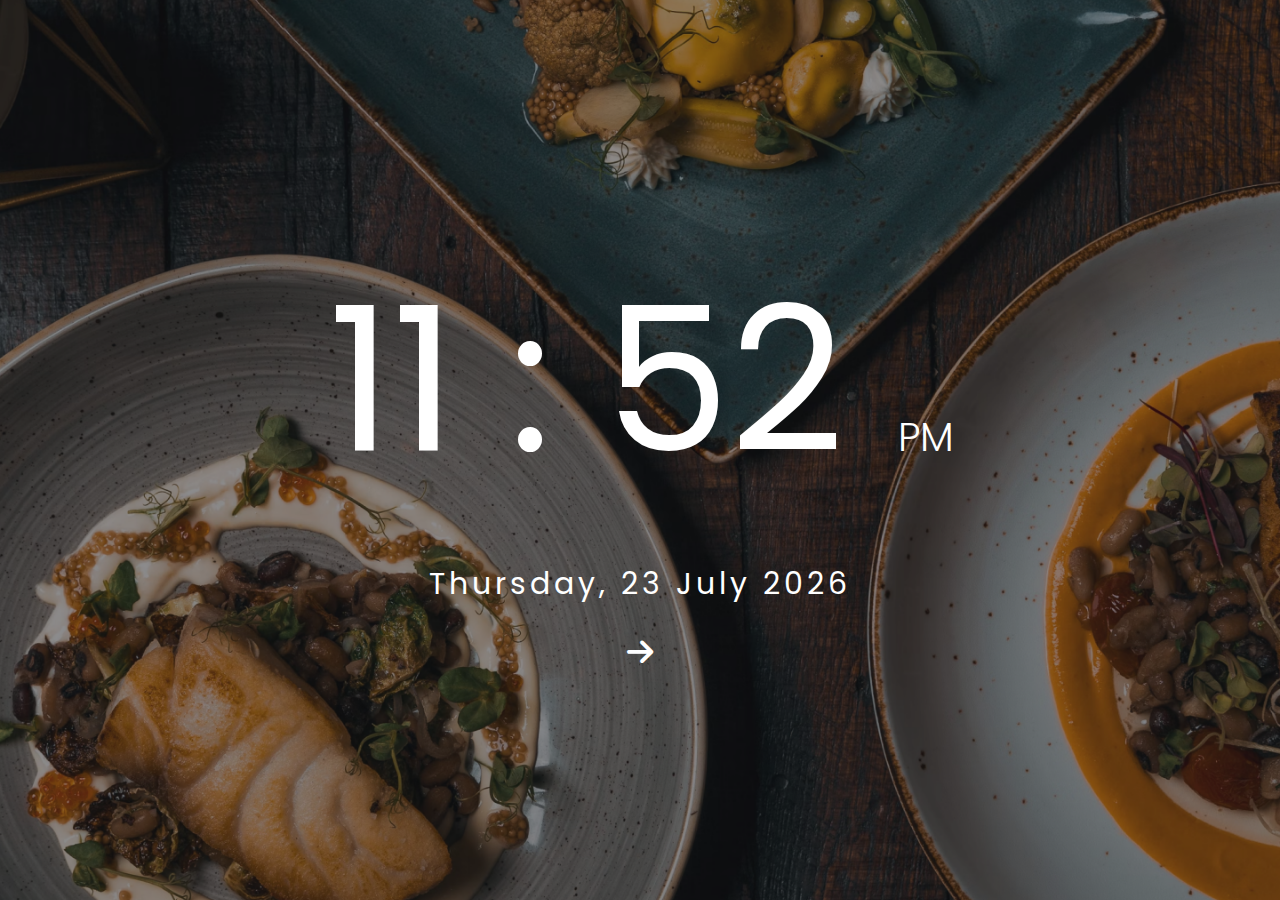
<file: index.html>
<!DOCTYPE html>
<html lang="en">
  <head>
    <meta charset="UTF-8" />
    <meta name="viewport" content="width=device-width, initial-scale=1.0" />
    <title>Cafe</title>
    <link rel="stylesheet" href="https://cdnjs.cloudflare.com/ajax/libs/font-awesome/6.7.2/css/all.min.css" integrity="sha512-Evv84Mr4kqVGRNSgIGL/F/aIDqQb7xQ2vcrdIwxfjThSH8CSR7PBEakCr51Ck+w+/U6swU2Im1vVX0SVk9ABhg==" crossorigin="anonymous" referrerpolicy="no-referrer" />
    <!-- birinchi sahifa tezroq yuklanishi uchun internal usulda css yozilgan faqat bosh sahifa uchun -->
    <style>
      .unplush {
        background-image: url(./imgs/Background.png);
        background-repeat: no-repeat;
        background-size: cover;
        width: 100%;
        background-position: center center;
        height: 100vh;
        color: white;
        display: flex;
        flex-direction: column;
        align-items: center;
        justify-content: center;
        gap: 30px;
      }
      .unplush_time {
        font-size: 200px;
        font-weight: 400;
      }
      .pm {
        font-size: 40px !important ;
        text-transform: uppercase;
        font-weight: 300 !important;
      }
      .unplush_year {
        font-size: 30px;
        letter-spacing: 4px;
      }
    </style>
    <script defer src="./main.js"></script>
    <link rel="stylesheet" href="./main.css" />
  </head>
  <body>
    <section class="unplush">
      <div class="unplush_time">
        <span class="unplush_time" id="clock">09</span>
        <span class="unplush_time">:</span>
        <span class="unplush_time" id="minute">.</span>
        <span class="pm" id="pm_am">.</span>
      </div>
      <div class="unplush_year">
        <span id="week">.</span>
        <span id="monts">.</span>
        <span id="year">.</span>
      </div>

      <a href="./Login.html">
        <i class="fa-solid fa-arrow-right" style="color: #ffffff; font-size: 30px;"></i>
      </a>
    </section>
  </body>
</html>
</file>
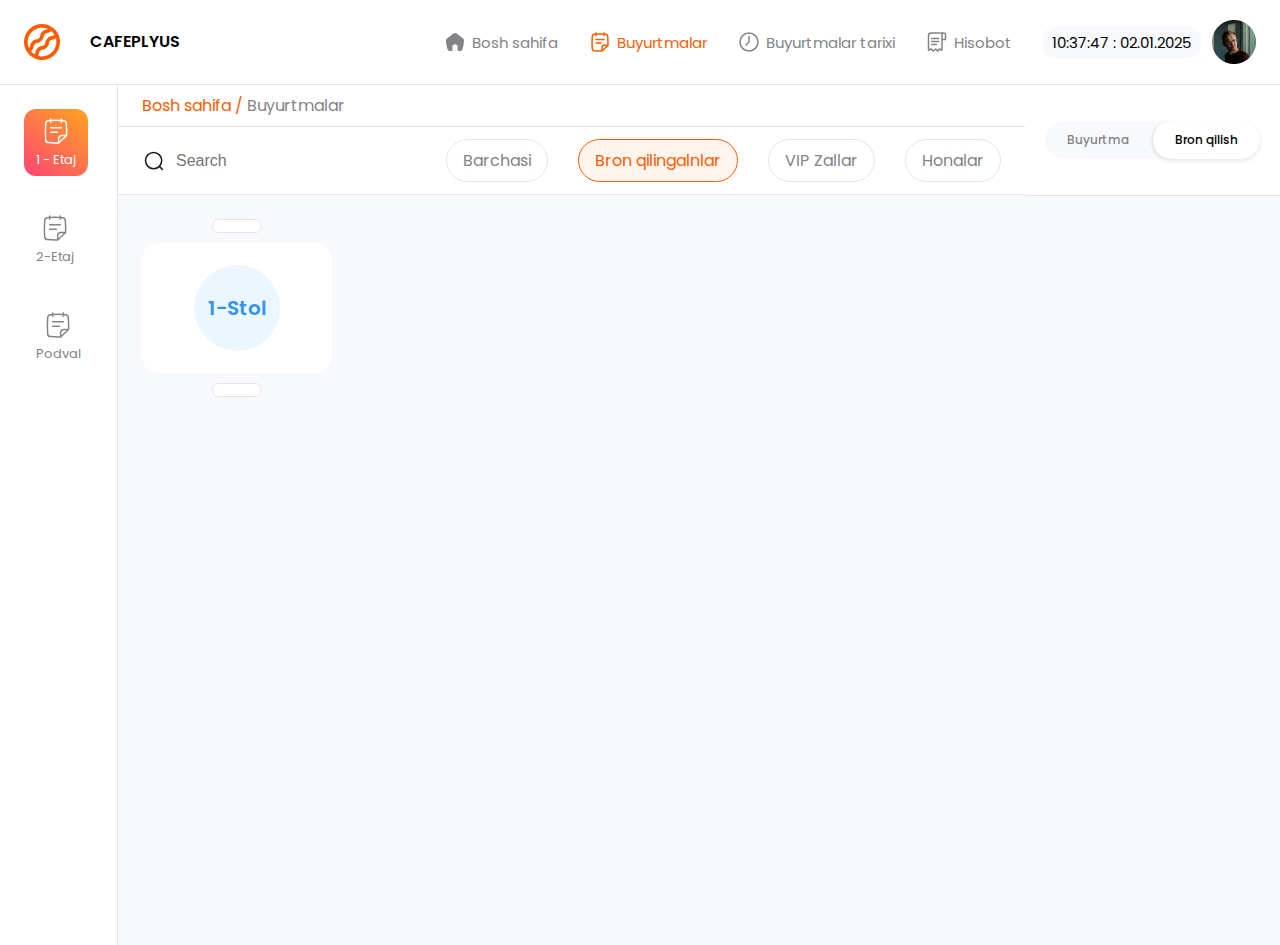
<file: booking.html>
<!DOCTYPE html>
<html lang="en">
  <head>
    <meta charset="UTF-8" />
    <meta name="viewport" content="width=device-width, initial-scale=1.0" />
    <title>Yangi buyurtma</title>
    <link rel="stylesheet" href="./main.css" />
    <script defer src="./main.js"></script>
  </head>
  <body style="height: 100vh; overflow: hidden">
    <header>
      <nav class="navbar">
        <div class="container">
          <div class="navbar_wrapper">
            <div class="navbar_logo">
              <img src="./icons/Vector.svg" alt="logo" class="navbar_logo-icon" />
              <span>cafeplyus</span>
            </div>
            <ul class="navbar_links">
              <li class="navbar_links-item">
                <a href="./newProduct.html">
                  <img src="./icons/home-gray.svg" alt="home img" />
                  Bosh sahifa
                </a>
              </li>
              <li class="navbar_links-item">
                <a href="./orders.html" class="active">
                  <img src="./icons/note.svg" alt="home img" />
                  Buyurtmalar
                </a>
              </li>
              <li class="navbar_links-item">
                <a href="#">
                  <img src="./icons/clock.svg" alt="home img" />
                  Buyurtmalar tarixi
                </a>
              </li>
              <li class="navbar_links-item">
                <a href="#">
                  <img src="./icons/receipt.svg" alt="home img" />
                  Hisobot
                </a>
              </li>
              <li class="navbar_profile">
                <p>10:37:47 : 02.01.2025</p>
                <img src="./imgs/Profile.png" alt="profile" />
              </li>
            </ul>
          </div>
        </div>
      </nav>
    </header>
    <main class="main">
      <section class="sidebar_left">
        <div class="sidebar_left-item sidebar-active">
          <img src="./icons/breakfastwhite.svg" alt="breakfast" />
          <span>1 - Etaj</span>
        </div>
        <div class="sidebar_left-item">
          <img src="./icons/breakfast.svg" alt="breakfast" />
          <span>2-Etaj</span>
        </div>
        <div class="sidebar_left-item">
          <img src="./icons/breakfast.svg" alt="breakfast" />
          <span>Podval</span>
        </div>
      </section>

      <section class="main_outlet booking">
        <div class="main_outlet_top">
          <p class="main_outlet_top-text">
            <span class="span">Bosh sahifa /</span>
            <span>Buyurtmalar</span>
          </p>
        </div>
        <div class="main_outlet_center">
          <div class="main_outlet-search">
            <img src="./icons/search.svg" alt="search" />
            <input type="text" placeholder="Search" />
          </div>
          <div class="main_outlet-btn">
            <a href="#">Barchasi</a>
            <a href="#" class="main_outlet_btn-active">Bron qilingalnlar</a>
            <a href="#">VIP Zallar</a>
            <a href="#">Honalar</a>
          </div>
        </div>
        <div class="main_outlet_bottom">
          <div class="main__outlet_wrapper">
            <div class="main__outlet_wrapper__card" id="add_new_reservition">
              <div class="main__outlet_wrapper__card-header"></div>
              <div class="main__outlet_wrapper__card-body">
                <p>1-stol</p>
              </div>
              <div class="main__outlet_wrapper__card-header"></div>
            </div>
          </div>
        </div>

        <!-- booking reservation modal -->
      </section>

      <section class="booking-rigth-sidebar">
        <div class="dropdown bookin-dropdown">
          <div class="toggle-container">
            <a href="./order2.html" class="toggle-btn">Buyurtma</a>
            <a href="./booking.html" class="toggle-btn active_dropdown">Bron qilish</a>
          </div>
        </div>
      </section>
    </main>

    <div class="reservation-panel" id="reservation-panel" >

      <div class="reservation-panel_wrapper-modal"  id="reservation-panel_wrapper-modal">
        <div class="reservation-panel_wrapper" id="reservation-panel_wrapper">
          <div class="reservation-header">
            <span>Select date:</span>
            <input type="date" />
          </div>

          <ul class="reservation-body-list">
            <li class="reservation-body-list-item-th">
              <span>Customer name</span>
              <span>time</span>
              <span>table</span>
              <span>order</span>
            </li>
            <li class="reservation-body-list-item">
              <span> Matilda R</span>
              <span>8:00Am</span>
              <span>t-11</span>
              <div class="reservation-body-list-item-user">
                <img src="./icons/user.svg" alt="user" />
                <span>11</span>
              </div>
            </li>
          </ul>
          <button class="add-reservation-btn" onclick="continueReservationPanel()">Add new reservation</button>
        </div>
      </div>

      <!-- new reservation -->
      <div class="new_reservation" id="new_reservation">
        <div class="new_reservation_header">
          <p>New reservation</p>
          <span onclick="closeReservationPanel()">x</span>
        </div>

        <form class="new_reservation_form">
          <label class="new_reservation_form-fullname">
            <span>Full name</span>
            <input type="text" placeholder="Enter name" />
          </label>

          <div class="new_reservation_form_wrapper">
            <label class="new_reservation_form_email">
              <span>Email</span>
              <input type="email" placeholder="Enter email address" />
            </label>

            <label class="new_reservation_form_email">
              <span>Phone number</span>
              <input type="text" placeholder="Enter phone number" />
            </label>
          </div>
        </form>

        <div class="new_reservation_table">
          <p>Time slot available</p>
          <table border="1" >
            <tbody>
              <tr>
                <td>
                  <p>09:00</p>
                  <span>AM</span>
                </td>
                <td>
                  <p>09:00</p>
                  <span>AM</span>
                </td>
                <td>
                  <p>09:00</p>
                  <span>AM</span>
                </td>
                <td>
                  <p>09:00</p>
                  <span>AM</span>
                </td>
                <td>
                  <p>09:00</p>
                  <span>AM</span>
                </td>
              </tr>
              <tr>
                <td>
                  <p>09:00</p>
                  <span>AM</span>
                </td>
                <td>
                  <p>09:00</p>
                  <span>AM</span>
                </td>
                <td>
                  <p>09:00</p>
                  <span>AM</span>
                </td>
                <td>
                  <p>09:00</p>
                  <span>AM</span>
                </td>
                <td>
                  <p>09:00</p>
                  <span>AM</span>
                </td>
              </tr>
              <tr>
                <td>
                  <p>09:00</p>
                  <span>AM</span>
                </td>
                <td>
                  <p>09:00</p>
                  <span>AM</span>
                </td>
                <td>
                  <p>09:00</p>
                  <span>AM</span>
                </td>
                <td>
                  <p>09:00</p>
                  <span>AM</span>
                </td>
                <td>
                  <p>09:00</p>
                  <span>AM</span>
                </td>
              </tr>
            </tbody>
          </table>
        </div>

        <div class="new_reservation-btn">
          <button onclick="closeReservationPanel()" class="order_print_out new_reservation-btn_cancel">Cancel</button>
          <a href="./newProduct.html" class="order_close new_reservation-btn_cancel">Continue</a>
        </div>
      </div>

    </div> 
  </body>
</html>
</file>
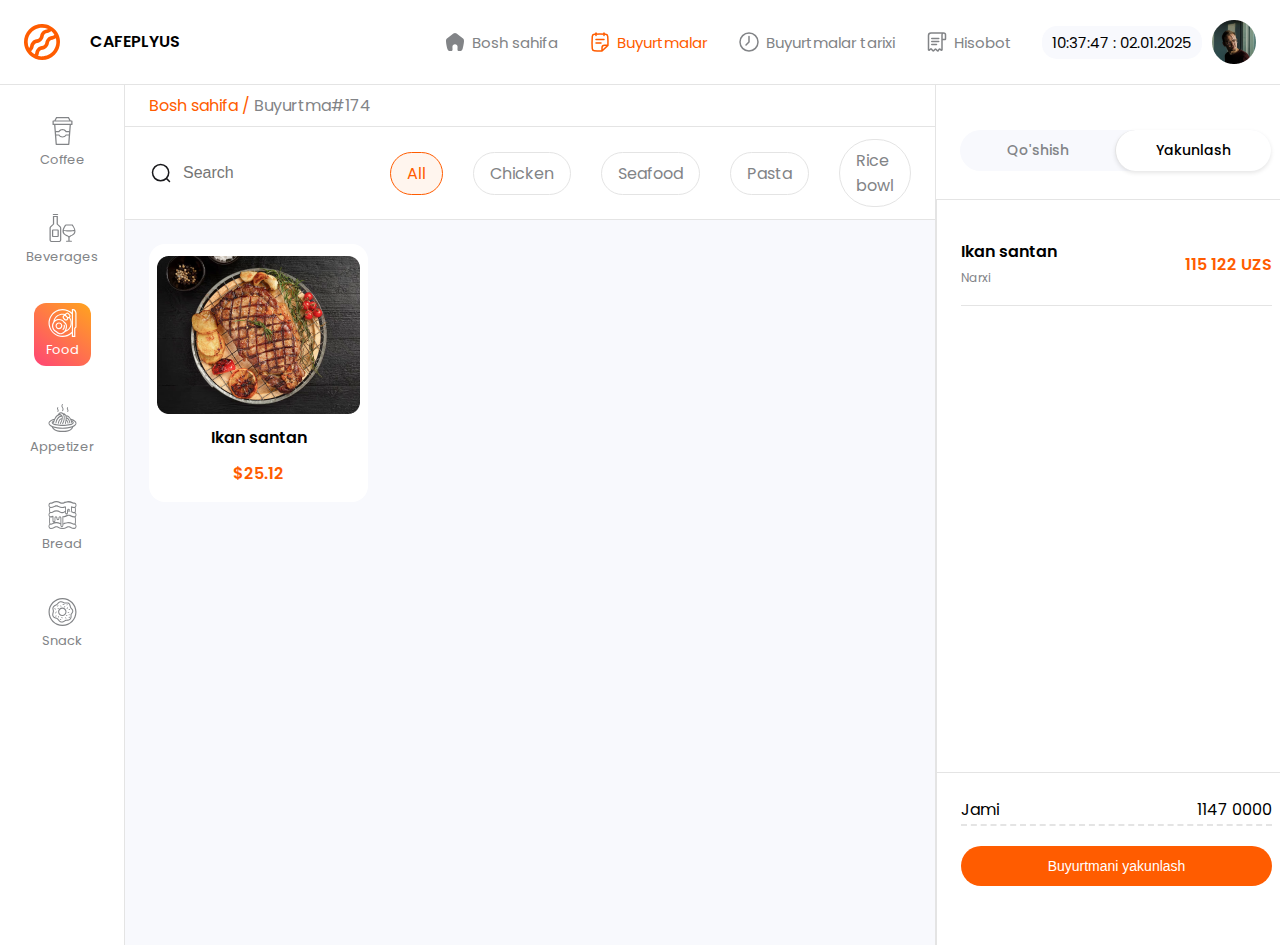
<file: endorder.html>
<!DOCTYPE html>
<html lang="en">
  <head>
    <meta charset="UTF-8" />
    <meta name="viewport" content="width=device-width, initial-scale=1.0" />
    <title>Buyurtmalar</title>
    <link rel="stylesheet" href="./main.css" />
    <script defer src="./main.js"></script>
  </head>
  <body style="height: 100vh; overflow: hidden">
    <header>
      <nav class="navbar">
        <div class="container">
          <div class="navbar_wrapper">
            <div class="navbar_logo">
              <img src="./icons/Vector.svg" alt="logo" class="navbar_logo-icon" />
              <span>cafeplyus</span>
            </div>
            <ul class="navbar_links">
              <li class="navbar_links-item">
                <a href="./newProduct.html">
                  <img src="./icons/home-gray.svg" alt="home img" />
                  Bosh sahifa
                </a>
              </li>
              <li class="navbar_links-item">
                <a href="./orders.html" class="active">
                  <img src="./icons/note.svg" alt="home img" />
                  Buyurtmalar
                </a>
              </li>
              <li class="navbar_links-item">
                <a href="#">
                  <img src="./icons/clock.svg" alt="home img" />
                  Buyurtmalar tarixi
                </a>
              </li>
              <li class="navbar_links-item">
                <a href="#">
                  <img src="./icons/receipt.svg" alt="home img" />
                  Hisobot
                </a>
              </li>
              <li class="navbar_profile">
                <p>10:37:47 : 02.01.2025</p>
                <img src="./imgs/Profile.png" alt="profile" />
              </li>
            </ul>
          </div>
        </div>
      </nav>
    </header>
    <main class="main">
      <section class="sidebar_left" style="align-items: center">
        <div class="sidebar_left-item">
          <img src="./icons/offers.svg" alt="coffee" />
          <span>Coffee</span>
        </div>
        <div class="sidebar_left-item">
          <img src="./icons/beverages.svg" alt="beverages" />
          <span>Beverages</span>
        </div>
        <div class="sidebar_left-item sidebar-active">
          <img src="./icons/Icon.svg" alt="Food" />
          <span>Food</span>
        </div>
        <div class="sidebar_left-item">
          <img src="./icons/pasta.svg" alt="appetizer" />
          <span>Appetizer</span>
        </div>
        <div class="sidebar_left-item">
          <img src="./icons/lasagna.svg" alt="bread" />
          <span>Bread</span>
        </div>
        <div class="sidebar_left-item">
          <img src="./icons/misc.svg" alt="snack" />
          <span>Snack</span>
        </div>
      </section>

      <section class="main_outlet">
        <div class="main_outlet_top">
          <p class="main_outlet_top-text">
            <span class="span">Bosh sahifa /</span>
            <span>Buyurtma#174</span>
          </p>
        </div>

        <div class="main_outlet_center">
          <div class="main_outlet-search">
            <img src="./icons/search.svg" alt="search" />
            <input type="text" placeholder="Search" />
          </div>
          <div class="main_outlet-btn">
            <a href="#" class="main_outlet_btn-active">All</a>
            <a href="#">Chicken</a>
            <a href="#">Seafood</a>
            <a href="#">Pasta</a>
            <a href="#">Rice bowl</a>
          </div>
        </div>

        <div class="main_outlet_bottom order_main">
          <div class="main__outlet_wrapper order">
            <div class="order_card">
              <img class="order_card_img" src="./imgs/Image.png" alt="order img" />
              <h4 class="order_card_title">Ikan santan</h4>
              <p class="order_card_price">$25.12</p>
            </div>
          </div>
        </div>
      </section>

      <section class="sidebar_right">
        <div class="dropdown">
          <div class="toggle-container">
            <a href="./orders.html" class="toggle-btn">Qo'shish</a>
            <a href="./endorder.html" class="toggle-btn active_dropdown">Yakunlash</a>
          </div>
        </div>

        <div class="order_sidebar">
          <div class="order_sidebar_wrapper">
            <div class="order_sidebar_card">
              <div class="order_sidebar_card_header">
                <h4 class="order_sidebar__card_title">Ikan santan</h4>
                <span class="order_sidebar__card_span">Narxi</span>
              </div>
              <p class="order_sidebar__card_price">115 122 UZS</p>
            </div>
          </div>

          <div class="order_sidebar_bottom">
            <div class="order_sidebar_bottom_price">
              <span>Jami</span>
              <span>1147 0000</span>
            </div>
            <button id="buyurtmani_yakunlash" class="order_btn">Buyurtmani yakunlash</button>
          </div>
        </div>
      </section>
    </main>

    <div class="endorder_modal" id="endorder_modal" >
      <div class="endorder_modal_wraper">
        <div class="endorder_modal-close" id="endorder_modal-close">
          <div class="order_modal-header">
            <p>Buyurtmani yakunlash</p>
            <span  onclick="endOrderdCloseModal()">x</span>
          </div>
          <p>Siz rostdan ham ushbu buyurtmani yakunlamoqchimisiz?</p>
          <div class="order_modal-footer">
            <button class="order_print_out" onclick="endorder_modal_orderOpen()">Xa</button>
            <button class="order_close"  onclick="endOrderdCloseModal()">Yoq</button>
          </div>
        </div>

        <div class="endorder_modal-order" id="endorder_modal-order">
          <div class="order_modal-header">
            <p>Buyurtmani chop etish</p>
            <span   onclick="endOrderdCloseModal()" >x</span>
          </div>
          <p>bu yerda chek boladi....</p>
          <div class="order_modal-footer">
            <a href="./newProduct.html" class="order_print_out">Chop etish</a>
            <button class="order_close"  onclick="endOrderdCloseModal()">Yopish</button>
          </div>
        </div>
      </div>
    </div>
  </body>
</html>
</file>
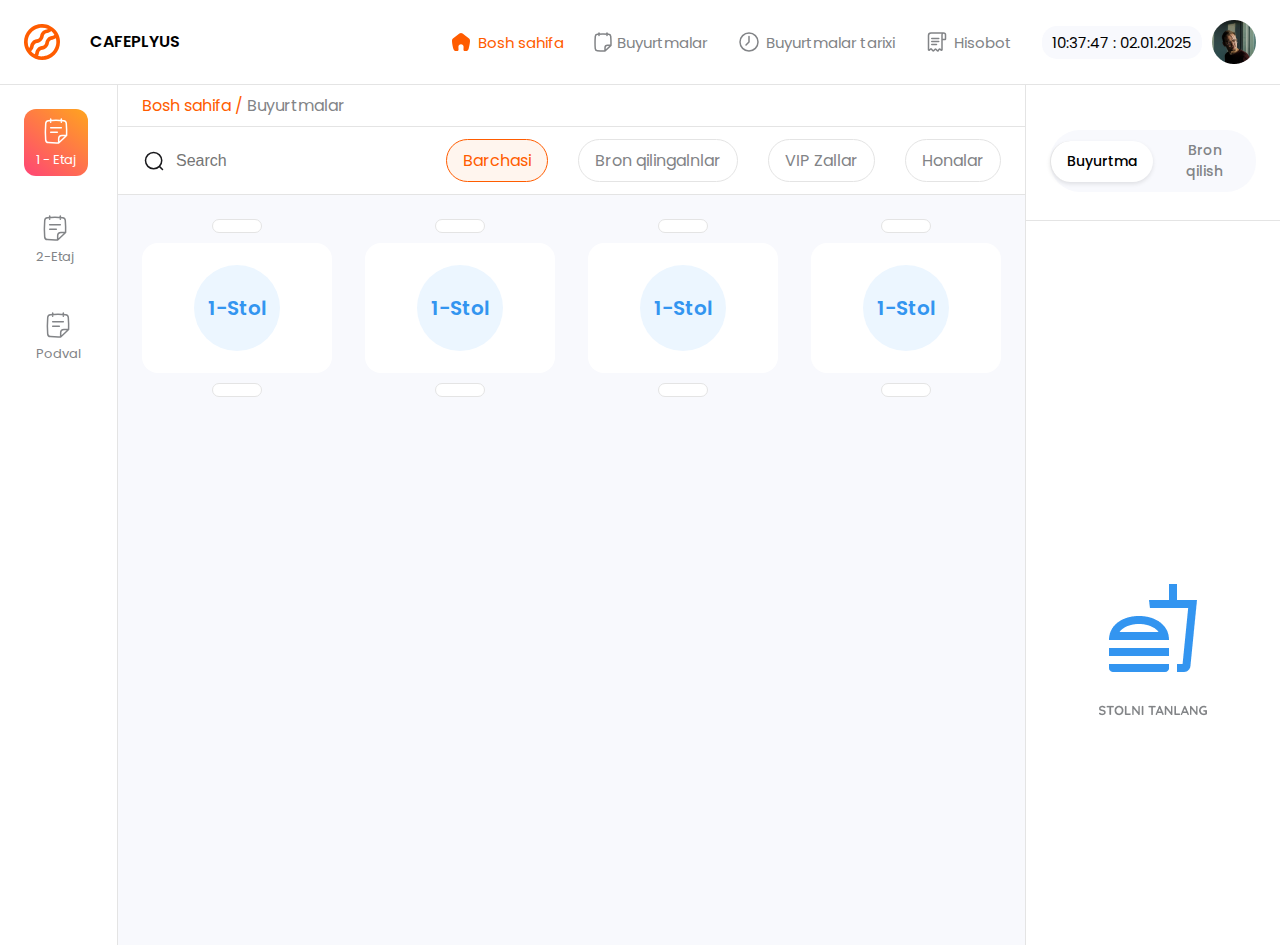
<file: newProduct.html>
<!DOCTYPE html>
<html lang="en">
  <head>
    <meta charset="UTF-8" />
    <meta name="viewport" content="width=device-width, initial-scale=1.0" />
    <title>Yangi buyurtma</title>
    <link rel="stylesheet" href="./main.css" />
    <script defer src="./main.js"></script>
  </head>
  <body style="height: 100vh; overflow: hidden">
    <header>
      <nav class="navbar">
        <div class="container">
          <div class="navbar_wrapper">
            <div class="navbar_logo">
              <img src="./icons/Vector.svg" alt="logo" class="navbar_logo-icon" />
              <span>cafeplyus</span>
            </div>
            <ul class="navbar_links">
              <li class="navbar_links-item">
                <a href="./newProduct.html" class="active">
                  <img src="./icons/home.svg" alt="home img" />
                  Bosh sahifa
                </a>
              </li>
              <li class="navbar_links-item">
                <a href="./orders.html">
                  <img src="./icons/nav-2.svg" alt="home img" />
                  Buyurtmalar
                </a>
              </li>
              <li class="navbar_links-item">
                <a href="#">
                  <img src="./icons/clock.svg" alt="home img" />
                  Buyurtmalar tarixi
                </a>
              </li>
              <li class="navbar_links-item">
                <a href="#">
                  <img src="./icons/receipt.svg" alt="home img" />
                  Hisobot
                </a>
              </li>
              <li class="navbar_profile">
                <p>10:37:47 : 02.01.2025</p>
                <img src="./imgs/Profile.png" alt="profile" />
              </li>
            </ul>
          </div>
        </div>
      </nav>
    </header>
    <main class="main">
      <section class="sidebar_left">
        <div class="sidebar_left-item sidebar-active">
          <img src="./icons/breakfastwhite.svg" alt="breakfast" />
          <span>1 - Etaj</span>
        </div>
        <div class="sidebar_left-item">
          <img src="./icons/breakfast.svg" alt="breakfast" />
          <span>2-Etaj</span>
        </div>
        <div class="sidebar_left-item">
          <img src="./icons/breakfast.svg" alt="breakfast" />
          <span>Podval</span>
        </div>
      </section>

      <section class="main_outlet">
        <div class="main_outlet_top">
          <p class="main_outlet_top-text">
            <span class="span">Bosh sahifa /</span>
            <span>Buyurtmalar</span>
          </p>
        </div>
        <div class="main_outlet_center">
          <div class="main_outlet-search">
            <img src="./icons/search.svg" alt="search" />
            <input type="text" placeholder="Search" />
          </div>
          <div class="main_outlet-btn">
            <a href="#" class="main_outlet_btn-active">Barchasi</a>
            <a href="./booking.html">Bron qilingalnlar</a>
            <a href="#">VIP Zallar</a>
            <a href="#">Honalar</a>
          </div>
        </div>
        <div class="main_outlet_bottom">
          <div class="main__outlet_wrapper">
            <div class="main__outlet_wrapper__card">
              <div class="main__outlet_wrapper__card-header"></div>
              <div class="main__outlet_wrapper__card-body">
                <p>1-stol</p>
              </div>
              <div class="main__outlet_wrapper__card-header"></div>
            </div>
            <div class="main__outlet_wrapper__card">
              <div class="main__outlet_wrapper__card-header"></div>
              <div class="main__outlet_wrapper__card-body">
                <p>1-stol</p>
              </div>
              <div class="main__outlet_wrapper__card-header"></div>
            </div>
            <div class="main__outlet_wrapper__card">
              <div class="main__outlet_wrapper__card-header"></div>
              <div class="main__outlet_wrapper__card-body">
                <p>1-stol</p>
              </div>
              <div class="main__outlet_wrapper__card-header"></div>
            </div>
            <div class="main__outlet_wrapper__card">
              <div class="main__outlet_wrapper__card-header"></div>
              <div class="main__outlet_wrapper__card-body">
                <p>1-stol</p>
              </div>
              <div class="main__outlet_wrapper__card-header"></div>
            </div>
          </div>
        </div>
      </section>
      <section class="sidebar_right">
        <div class="dropdown">
          <div class="toggle-container">
            <a href="./newProduct.html" class="toggle-btn active_dropdown">Buyurtma</a>
            <a href="./booking.html" class="toggle-btn">Bron qilish</a>
          </div>
        </div>
        <div class="sidebar_right_bottom">
          <img src="./imgs/noprodcutsadded.png" alt="no product image" />
        </div>
      </section>
    </main>
  </body>
</html>
</file>
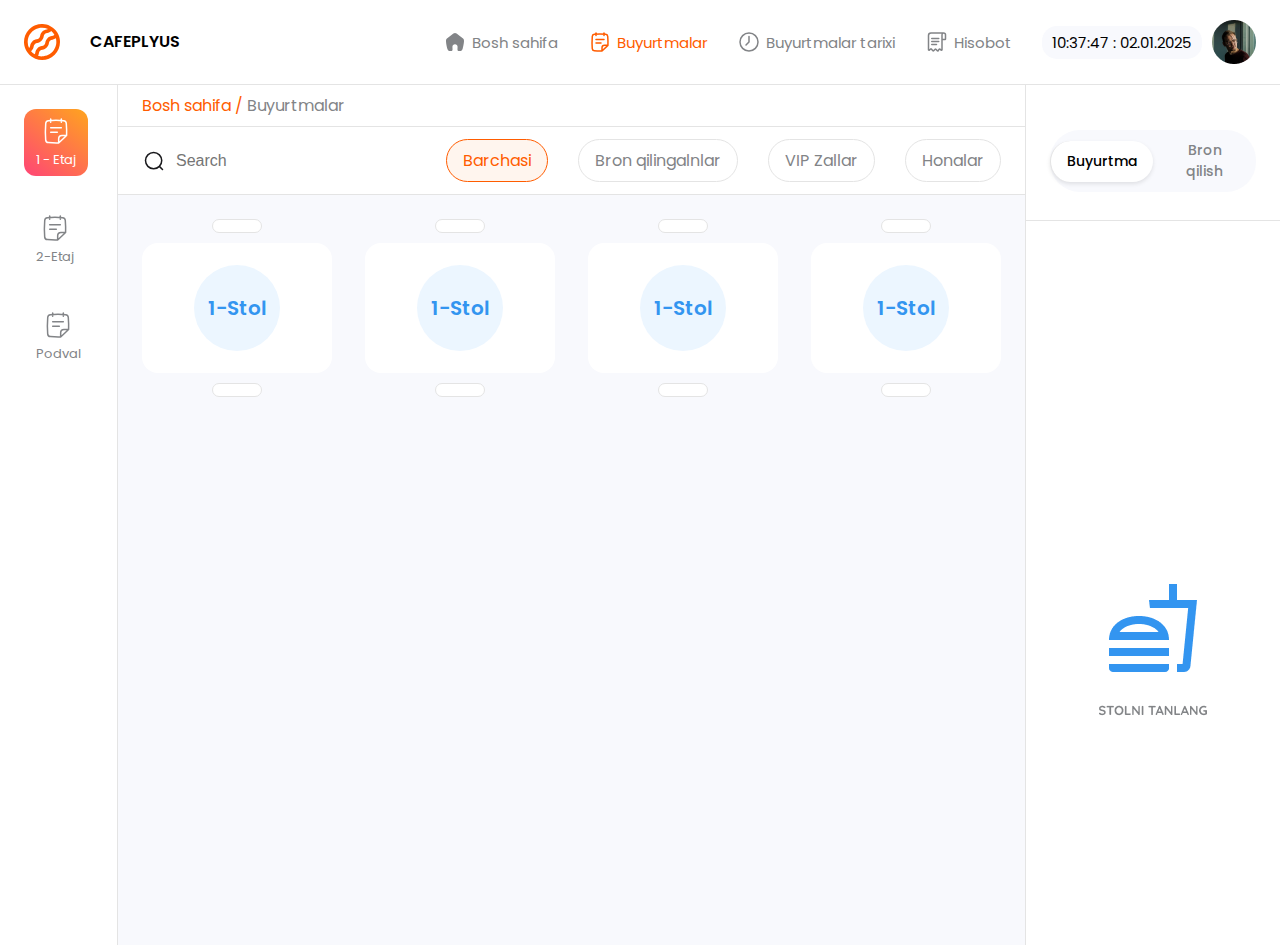
<file: order2.html>
<!DOCTYPE html>
<html lang="en">
  <head>
    <meta charset="UTF-8" />
    <meta name="viewport" content="width=device-width, initial-scale=1.0" />
    <title>Yangi buyurtma</title>
    <link rel="stylesheet" href="./main.css" />
    <script defer src="./main.js"></script>
  </head>
  <body style="height: 100vh; overflow: hidden">
    <header>
      <nav class="navbar">
        <div class="container">
          <div class="navbar_wrapper">
            <div class="navbar_logo">
              <img src="./icons/Vector.svg" alt="logo" class="navbar_logo-icon" />
              <span>cafeplyus</span>
            </div>
            <ul class="navbar_links">
              <li class="navbar_links-item">
                <a href="./newProduct.html">
                  <img src="./icons/home-gray.svg" alt="home img" />
                  Bosh sahifa
                </a>
              </li>
              <li class="navbar_links-item">
                <a href="./orders.html" class="active">
                  <img src="./icons/note.svg" alt="home img" />
                  Buyurtmalar
                </a>
              </li>
              <li class="navbar_links-item">
                <a href="#">
                  <img src="./icons/clock.svg" alt="home img" />
                  Buyurtmalar tarixi
                </a>
              </li>
              <li class="navbar_links-item">
                <a href="#">
                  <img src="./icons/receipt.svg" alt="home img" />
                  Hisobot
                </a>
              </li>
              <li class="navbar_profile">
                <p>10:37:47 : 02.01.2025</p>
                <img src="./imgs/Profile.png" alt="profile" />
              </li>
            </ul>
          </div>
        </div>
      </nav>
    </header>
    <main class="main">
      <section class="sidebar_left">
        <div class="sidebar_left-item sidebar-active">
          <img src="./icons/breakfastwhite.svg" alt="breakfast" />
          <span>1 - Etaj</span>
        </div>
        <div class="sidebar_left-item">
          <img src="./icons/breakfast.svg" alt="breakfast" />
          <span>2-Etaj</span>
        </div>
        <div class="sidebar_left-item">
          <img src="./icons/breakfast.svg" alt="breakfast" />
          <span>Podval</span>
        </div>
      </section>

      <section class="main_outlet">
        <div class="main_outlet_top">
          <p class="main_outlet_top-text">
            <span class="span">Bosh sahifa /</span>
            <span>Buyurtmalar</span>
          </p>
        </div>
        <div class="main_outlet_center">
          <div class="main_outlet-search">
            <img src="./icons/search.svg" alt="search" />
            <input type="text" placeholder="Search" />
          </div>
          <div class="main_outlet-btn">
            <a href="#" class="main_outlet_btn-active">Barchasi</a>
            <a href="#">Bron qilingalnlar</a>
            <a href="#">VIP Zallar</a>
            <a href="#">Honalar</a>
          </div>
        </div>
        <div class="main_outlet_bottom">
          <div class="main__outlet_wrapper">
            <div class="main__outlet_wrapper__card">
              <div class="main__outlet_wrapper__card-header"></div>
              <div class="main__outlet_wrapper__card-body">
                <p>1-stol</p>
              </div>
              <div class="main__outlet_wrapper__card-header"></div>
            </div>
            <div class="main__outlet_wrapper__card">
              <div class="main__outlet_wrapper__card-header"></div>
              <div class="main__outlet_wrapper__card-body">
                <p>1-stol</p>
              </div>
              <div class="main__outlet_wrapper__card-header"></div>
            </div>
            <div class="main__outlet_wrapper__card">
              <div class="main__outlet_wrapper__card-header"></div>
              <div class="main__outlet_wrapper__card-body">
                <p>1-stol</p>
              </div>
              <div class="main__outlet_wrapper__card-header"></div>
            </div>
            <div class="main__outlet_wrapper__card">
              <div class="main__outlet_wrapper__card-header"></div>
              <div class="main__outlet_wrapper__card-body">
                <p>1-stol</p>
              </div>
              <div class="main__outlet_wrapper__card-header"></div>
            </div>
          </div>
        </div>
      </section>
      <section class="sidebar_right">
        <div class="dropdown">
          <div class="toggle-container">
            <a href="./order2.html" class="toggle-btn active_dropdown">Buyurtma</a>
            <a href="./booking.html" class="toggle-btn">Bron qilish</a>
          </div>
        </div>
        <div class="sidebar_right_bottom">
          <img src="./imgs/noprodcutsadded.png" alt="no product image" />
        </div>
      </section>
    </main>
  </body>
</html>
</file>
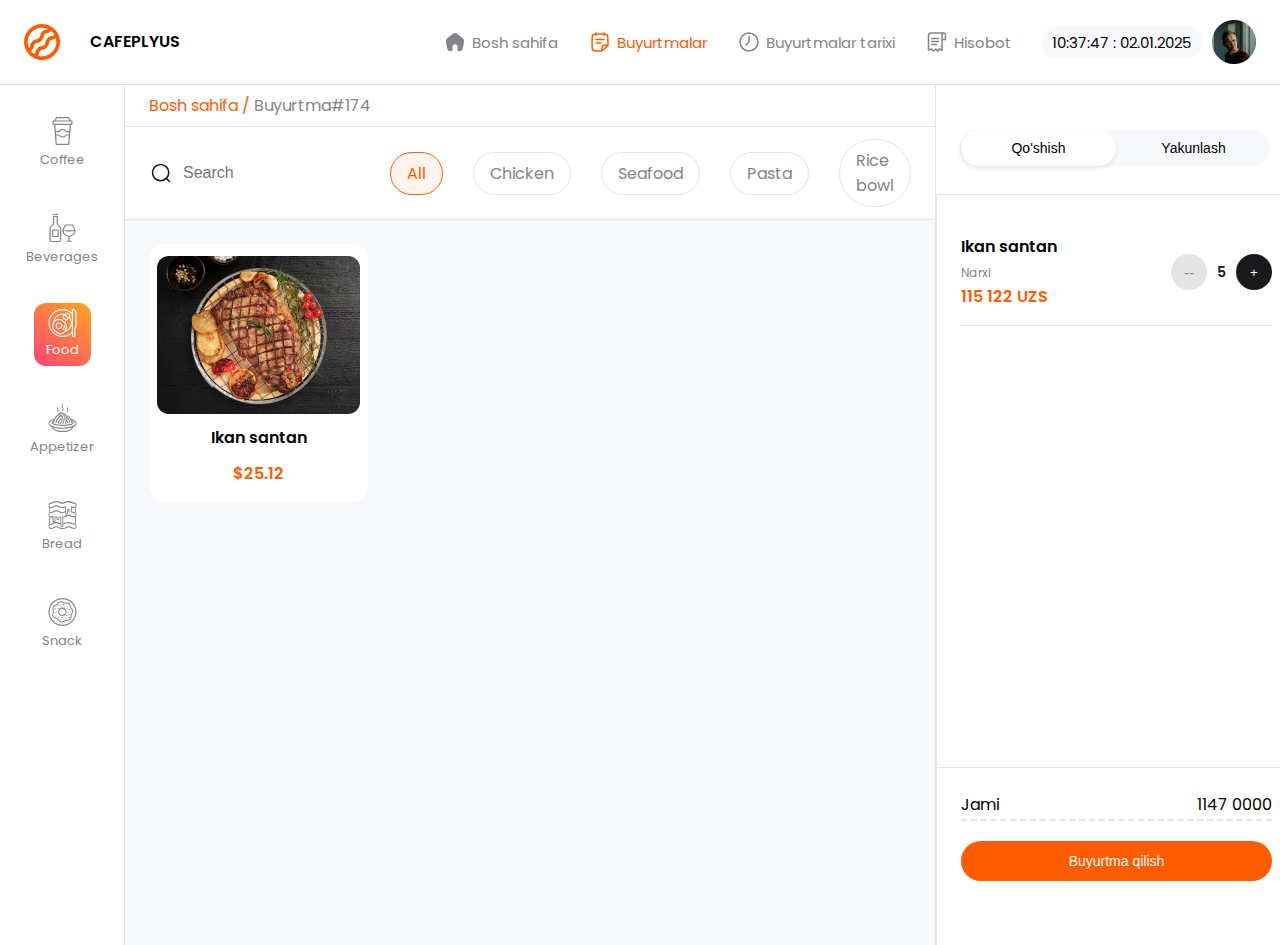
<file: orders.html>
<!DOCTYPE html>
<html lang="en">
  <head>
    <meta charset="UTF-8" />
    <meta name="viewport" content="width=device-width, initial-scale=1.0" />
    <title>Buyurtmalar</title>
    <link rel="stylesheet" href="./main.css" />
    <script defer src="./main.js"></script>
  </head>
  <body style="height: 100vh; overflow: hidden">
    <header>
      <nav class="navbar">
        <div class="container">
          <div class="navbar_wrapper">
            <div class="navbar_logo">
              <img src="./icons/Vector.svg" alt="logo" class="navbar_logo-icon" />
              <span>cafeplyus</span>
            </div>
            <ul class="navbar_links">
              <li class="navbar_links-item">
                <a href="./newProduct.html">
                  <img src="./icons/home-gray.svg" alt="home img" />
                  Bosh sahifa
                </a>
              </li>
              <li class="navbar_links-item">
                <a href="./orders.html" class="active">
                  <img src="./icons/note.svg" alt="home img" />
                  Buyurtmalar
                </a>
              </li>
              <li class="navbar_links-item">
                <a href="#">
                  <img src="./icons/clock.svg" alt="home img" />
                  Buyurtmalar tarixi
                </a>
              </li>
              <li class="navbar_links-item">
                <a href="#">
                  <img src="./icons/receipt.svg" alt="home img" />
                  Hisobot
                </a>
              </li>
              <li class="navbar_profile">
                <p>10:37:47 : 02.01.2025</p>
                <img src="./imgs/Profile.png" alt="profile" />
              </li>
            </ul>
          </div>
        </div>
      </nav>
    </header>
    <main class="main">
      <section class="sidebar_left" style="align-items: center">
        <div class="sidebar_left-item">
          <img src="./icons/offers.svg" alt="coffee" />
          <span>Coffee</span>
        </div>
        <div class="sidebar_left-item">
          <img src="./icons/beverages.svg" alt="beverages" />
          <span>Beverages</span>
        </div>
        <div class="sidebar_left-item sidebar-active">
          <img src="./icons/Icon.svg" alt="Food" />
          <span>Food</span>
        </div>
        <div class="sidebar_left-item">
          <img src="./icons/pasta.svg" alt="appetizer" />
          <span>Appetizer</span>
        </div>
        <div class="sidebar_left-item">
          <img src="./icons/lasagna.svg" alt="bread" />
          <span>Bread</span>
        </div>
        <div class="sidebar_left-item">
          <img src="./icons/misc.svg" alt="snack" />
          <span>Snack</span>
        </div>
      </section>

      <section class="main_outlet">
        <div class="main_outlet_top">
          <p class="main_outlet_top-text">
            <span class="span">Bosh sahifa /</span>
            <span>Buyurtma#174</span>
          </p>
        </div>

        <div class="main_outlet_center">
          <div class="main_outlet-search">
            <img src="./icons/search.svg" alt="search" />
            <input type="text" placeholder="Search" />
          </div>
          <div class="main_outlet-btn">
            <a href="#" class="main_outlet_btn-active">All</a>
            <a href="#">Chicken</a>
            <a href="#">Seafood</a>
            <a href="#">Pasta</a>
            <a href="#">Rice bowl</a>
          </div>
        </div>

        <div class="main_outlet_bottom order_main">
          <div class="main__outlet_wrapper order">
            <div class="order_card">
              <img class="order_card_img" src="./imgs/Image.png" alt="order img" />
              <h4 class="order_card_title">Ikan santan</h4>
              <p class="order_card_price">$25.12</p>
            </div>
          </div>
        </div>
      </section>

      <section class="sidebar_right">
        <div class="dropdown">
          <div class="toggle-container">
            <button class="toggle-btn active_dropdown">Qo'shish</button>
            <button class="toggle-btn">Yakunlash</button>
          </div>
        </div>

        <div class="order_sidebar">
          <div class="order_sidebar_wrapper">
            <div class="order_sidebar_card">
              <div class="order_sidebar_card_header">
                <h4 class="order_sidebar__card_title">Ikan santan</h4>
                <span class="order_sidebar__card_span">Narxi</span>
                <p class="order_sidebar__card_price">115 122 UZS</p>
              </div>
              <div class="order_sidebar_btns">
                <button class="order_sidebar_btns_minus">--</button>
                <span class="order_sidebar_count">5</span>
                <button class="order_sidebar_btns_plus">+</button>
              </div>
            </div>
          </div>

          <div class="order_sidebar_bottom">
            <div class="order_sidebar_bottom_price">
              <span>Jami</span>
              <span>1147 0000</span>
            </div>
            <button  id="buyurtma" class="order_btn">Buyurtma qilish</button>
          </div>
        </div>
      </section>
    </main>
    <div class="order_modal" id="order_modal" onclick="closeModal()">
      <div class="order_modal_wrapper">
        <div class="order_modal-header">
          <p>Buyurtmani chop etish</p>
          <span onclick="closeModal()">x</span>
        </div>
        <ul class="order_modal-body">
          <li class="order_modal-body-item">
            <p>#Chicken Gril</p>
            <span>2dona.</span>
          </li>
        </ul>
        <div class="order_modal-footer">
          <a href="./order2.html" onclick="closeModal()" class="order_print_out" id="order_print_out">Chop etish</a>
          <a href="./order2.html" onclick="closeModal()" class="order_close" id="close_modal">Yopish</a>
        </div>
      </div>
    </div>
  </body>
</html>
</file>
<file: main.css>
@import url(https://fonts.googleapis.com/css2?family=Poppins:wght@100;200;300;400;500;600;800;900&display=swap);
* {
  box-sizing: border-box;
  padding: 0;
  margin: 0;
}
/* o'zgaruvchilar  */
:root {
  --primary-color-orange: rgba(255, 92, 0, 1);
  --primary-color-gray: rgba(130, 132, 135, 1);
}
body {
  font-family: "Poppins", serif !important;
}
ol,
ul,
input,
button,
a {
  list-style: none;
  border: none;
  outline: none;
  text-decoration: none;
}
.container {
  max-width: 100%;
  padding: 0 24px;
  margin: auto;
}
/* Login page styles */
.login {
  display: flex;
  flex-direction: column;
  align-items: center;
  gap: 30px;
  height: 100vh;
  background-image: url(./imgs/Background.png);
  background-repeat: no-repeat;
  background-size: cover;
  padding-top: 111px;
}
.login_user_img {
  display: flex;
  flex-direction: column;
  align-items: center;
  gap: 10px;
}
#myimage {
  display: none;
  border: 2px solid #ccc;
  border-radius: 50%;
  width: 124px;
  height: 124px;
  cursor: pointer;
  margin-bottom: 2px;
  margin: auto;
}
.login_user_title {
  margin-bottom: 100px;
  text-align: center;
  font-size: 14px;
  color: white;
  letter-spacing: 1px;
  text-transform: uppercase;
}
.myimage_none {
  display: none !important;
}
/* Login btns */
.login_pin {
  text-align: center;
  border: none !important;
  background: none;
  background-color: transparent;
  font-size: 20px;
  color: gray;
  font-weight: 700;
}
.login_btns_wrpaer {
  display: flex;
  flex-direction: column;
  gap: 20px;
}
.login_btns button {
  cursor: pointer;
  width: 100px;
  font-size: 20px;
  height: 60px;
  border-radius: 160px;
  color: white;
  border: 1px solid rgba(255, 255, 255, 0.24);
  background: rgba(67, 67, 67, 0.1);
  backdrop-filter: blur(16px);
}
.login_btns button:hover {
  backdrop-filter: blur(10px);
}
.login_btns_unlock {
  text-align: center;
  border-radius: 54px;
  padding: 20px 0px;
  background: rgba(255, 92, 0, 1);
  color: white;
  cursor: pointer;
}
.login_btns_unlock:hover {
  opacity: 0.9;
  transition: all ease-in-out;
}
/*new product  navbar css  codes*/
.navbar {
  padding: 20px 0px;
  border-bottom: 1px solid rgba(228, 228, 228, 1);
  background: rgba(255, 255, 255, 1);
}
.navbar_wrapper {
  display: flex;
  align-items: center;
  justify-content: space-between;
}
.navbar_logo {
  display: flex;
  align-items: center;
  gap: 30px;
}
.navbar_logo-icon + span {
  font-size: 16px;
  font-weight: 600;
  line-height: 24px;
  text-transform: uppercase;
}
.navbar_links {
  display: flex;
  align-items: center;
  justify-content: space-between;
  gap: 30px;
}
.active {
  color: var(--primary-color-orange) !important;
}
.navbar_links-item a {
  display: flex;
  align-items: center;
  gap: 5px;
  color: var(--primary-color-gray);
  font-size: 15px;
}
.navbar_profile {
  display: flex;
  align-items: center;
  gap: 10px;
}
.navbar_profile p {
  padding: 5px 10px;
  border-radius: 15px;
  background: rgba(248, 249, 253, 1);
  font-size: 15px;
}
.navbar_profile img {
  object-fit: cover;
}
/* main */
.main {
  display: flex;
  justify-content: space-between;
  background: rgba(255, 255, 255, 1);
  height: calc(100vh - 40px);
  overflow: hidden;
}
/* main sidebar left   */
.sidebar_left {
  width: 125px;
  padding-top: 24px;
  padding-left: 24px;
  padding-right: 24px;
  display: flex;
  flex-direction: column;
  align-items: start;
  gap: 30px;
  border-right: 1px solid rgba(228, 228, 228, 1) !important;
  height: 100%;
}
.sidebar-active {
  background: linear-gradient(218.57deg, #ffab18 -6.67%, #ff2197 137.69%);
  color: white !important;
  border-radius: 12px;
}
.sidebar_left-item {
  cursor: pointer;
  padding: 6px 12px;
  display: flex;
  gap: 3px;
  flex-direction: column;
  align-items: center;
  justify-content: center;
  color: var(--primary-color-gray);
  font-size: 13px;
}
/* main outlet center */
.main_outlet {
  width: 100%;
}
.main_outlet_top {
  padding: 8px 24px;
}
.main_outlet_top-text .span {
  color: var(--primary-color-orange) !important;
}
.main_outlet_top-text span {
  color: var(--primary-color-gray);
}
.main_outlet_center {
  padding: 12px 24px;
  width: 100%;
  border-top: 1px solid rgba(228, 228, 228, 1);
  border-bottom: 1px solid rgba(228, 228, 228, 1);
  display: flex;
  justify-content: space-between;
  align-items: center;
}
.main_outlet-search {
  display: flex;
  align-items: center;
  gap: 10px;
  cursor: pointer;
}
.main_outlet-search input {
  color: var(--primary-color-gray);
  font-size: 16px;
}
.main_outlet-btn {
  display: flex;
  justify-content: space-between;
  align-items: center;
  gap: 30px;
}
.main_outlet-btn a {
  color: var(--primary-color-gray);
  border: 1px solid rgba(228, 228, 228, 1);
  width: Hug (141px) px;
  height: Hug (36px) px;
  padding: 8px 16px 8px 16px;
  border-radius: 40px;
}
.main_outlet_btn-active {
  color: var(--primary-color-orange) !important;
  width: Hug (94px) px;
  height: Hug (36px) px;
  padding: 8px 16px 8px 16px;
  gap: 10px;
  border-radius: 40px;
  border: 1px solid rgba(255, 92, 0, 1) !important;
  background: rgba(255, 245, 238, 1) !important;
}

.main_outlet_bottom {
  padding: 24px;
  background: #f8f9fd;
  height: 100%;
}
.main__outlet_wrapper {
  display: flex;
  justify-content: space-between;
  flex-wrap: wrap;
}
.main__outlet_wrapper__card {
  display: flex;
  justify-content: center;
  flex-direction: column;
  align-items: center;
  gap: 10px;
}
.main__outlet_wrapper__card-header {
  background: rgba(255, 255, 255, 1);
  border: 1px solid rgba(228, 228, 228, 1);
  width: 50px;
  height: 14px;
  border-radius: 30px;
}
.main__outlet_wrapper__card-body {
  background: rgba(255, 255, 255, 1);
  width: 190px;
  height: 130px;
  border-radius: 16px;
  display: flex;
  justify-content: center;
  align-items: center;
  cursor: pointer;
}
.main__outlet_wrapper__card-body p {
  background: rgba(236, 246, 255, 1);
  width: 86px;
  height: 86px;
  border-radius: 50%;
  display: flex;
  justify-content: center;
  align-items: center;
  color: rgba(51, 149, 240, 1);
  text-transform: capitalize;
  font-size: 20px;
  font-weight: 600;
}
/* main sidebar rigth */
.sidebar_right {
  width: 360px;
  border-left: 1px solid rgba(228, 228, 228, 1) !important;
}

/* dropdown */
.dropdown {
  margin-top: 15px;
  border-bottom: 1px solid rgba(228, 228, 228, 1) !important;
  padding: 30px 24px 28px 24px;
}
.toggle-container {
  background: rgba(248, 249, 253, 1);
  display: flex;
  align-items: center;
  justify-content: space-between;
  border-radius: 30px;
  width: 100%;
}
/* Toggle buttons */
.dropdown a {
  text-align: center;
  color: var(--primary-color-gray);
}
.toggle-btn {
  flex: 1;
  border: none;
  background: none;
  font-size: 14px;
  font-weight: 500;
  padding: 10px 15px;
  border-radius: 25px;
  cursor: pointer;
  transition: all 0.3s ease-in-out;
}
/* Active button styles */
.toggle-btn.active_dropdown {
  background: rgba(255, 255, 255, 1);
  color: black;
  box-shadow: 0px 2px 4px rgba(0, 0, 0, 0.1);
}
/* Hover effect */
.toggle-btn:hover {
  background: rgba(255, 255, 255, 1);
}
.active_dropdown {
  border-left: 1px solid rgba(228, 228, 228, 1);
  background: rgba(255, 255, 255, 1);
}
.sidebar_right_bottom {
  display: flex;
  justify-content: center;
  align-items: center;
  height: 100%;
}

/* order */

.order {
  display: flex;
  justify-content: space-between;
  flex-wrap: wrap;
  gap: 30px;
}
.order_card {
  display: flex;
  flex-direction: column;
  align-items: center;
  background: rgba(255, 255, 255, 1);
  width: Fixed (219px) px;
  height: Hug (250px) px;
  padding: 12px 8px 16px 8px;
  gap: 12px;
  border-radius: 16px;
}
.order_card_img {
  object-fit: cover;
  width: 100%;
}
.order_card_title {
  font-size: 16px;
  font-weight: 600;
  line-height: 24px;
}
.order_card_price {
  font-size: 16px;
  font-weight: 600;
  line-height: 24px;
  color: var(--primary-color-orange);
}
.order_main {
  overflow-y: scroll;
  margin-bottom: 50px;
}

.order_sidebar {
  width: 360px;
  border-left: 1px solid rgba(228, 228, 228, 1) !important;
  position: relative;
  height: 100%;
}
.order_sidebar_wrapper {
  padding: 24px;
}
.order_sidebar_wrapper:last-child {
  border: none !important;
}
.order_sidebar_card {
  display: flex;
  align-items: center !important;
  justify-content: space-between;
  border-bottom: 1px solid rgba(228, 228, 228, 1);
  width: Fixed (312px) px;
  height: Hug (106px) px;
  padding: 16px 0px 16px 0px;
  gap: 12px;
}
.order_sidebar_card_header {
}
.order_sidebar__card_title {
  font-size: 16px;
  font-weight: 600;
  line-height: 24px;
}
.order_sidebar__card_span {
  font-size: 12px;
  font-weight: 400;
  color: var(--primary-color-gray);
}
.order_sidebar__card_price {
  font-size: 16px;
  font-weight: 600;
  color: var(--primary-color-orange);
}
.order_sidebar_btns {
  display: flex;
  justify-content: space-between;
  align-items: center;
  gap: 10px;
}
.order_sidebar_btns_minus {
  cursor: pointer;
  width: 36px;
  height: 36px;
  padding: 8px;
  gap: 8px;
  border-radius: 58px;
  background: rgba(228, 228, 228, 1);
  color: var(--primary-color-gray);
  font-size: 15px;
}
.order_sidebar_count {
  color: rgba(25, 25, 28, 1);
  font-size: 14px;
  font-weight: 600;
}
.order_sidebar_btns_plus {
  background: rgba(25, 25, 28, 1);
  width: 36px;
  height: 36px;
  padding: 8px;
  gap: 8px;
  border-radius: 58px;
  color: white;
  cursor: pointer;
}
.order_sidebar_bottom {
  width: 100%;
  position: absolute;
  bottom: 150px;
  padding: 24px;
  border-top: 1px solid rgba(228, 228, 228, 1);
}
.order_sidebar_bottom_price {
  display: flex;
  justify-content: space-between;
  align-items: center;
  border-bottom: 2px dashed rgba(228, 228, 228, 1);
  padding-bottom: 2px;
}
.order_btn {
  margin-top: 20px;
  width: 100%;
  text-align: center;
  padding: 12px 0px;
  color: white;
  background-color: var(--primary-color-orange);
  font-size: 14px;
  cursor: pointer;
  border-radius: 20px;
}

/* order modal  ----------------------------------------------------*/
.order_modal {
  display: none;
  transition: all ease-in-out;
  position: absolute;
  top: 0;
  left: 0;
  width: 100%;
  height: 100%;
  z-index: 99;
  backdrop-filter: blur(2px);
  justify-content: center;
  align-items: center;
}
.order_modal_wrapper {
  background: rgba(255, 255, 255, 1);
  width: 470px;
  height: 367px;
  padding: 24px;
  border-radius: 16px;
}
.order_modal-header {
  display: flex;
  align-items: center;
  justify-content: space-between;
}
.order_modal-header p {
  font-size: 15px;
}
.order_modal-header span {
  font-size: 25px;
  font-weight: 500;
  cursor: pointer;
}

.order_modal-body {
  display: flex;
  flex-direction: column;
  gap: 15px;
  height: 220px;
  overflow-y: scroll;
  margin-bottom: 10px;
  margin-top: 10px;
}

.order_modal-body-item {
  display: flex;
  flex-direction: column;
  gap: 10px;
  padding-bottom: 10px;
  border-bottom: 2px dashed black;
}
.order_modal-body-item span {
  font-size: 14px;
}
.order_modal-footer {
  display: flex;
  align-items: center;
  justify-content: space-between;
  padding-bottom: 24px;
}
.order_print_out {
  background-color: var(--primary-color-orange);
  width: 190px;
  height: 44px;
  gap: 10px;
  border-radius: 58px;
  color: white;
  font-size: 15px;
  cursor: pointer;
  display: flex;
  align-items: center;
  justify-content: center;
}
.order_close {
  display: flex;
  justify-content: center;
  align-items: center;
  width: 190px;
  height: 44px;
  gap: 10px;
  border-radius: 58px;
  font-size: 15px;
  color: var(--primary-color-orange);
  cursor: pointer;
  border: 1px solid rgba(255, 92, 0, 1);
  background-color: transparent;
}

/* endorder modal -------------------------------------------------------------------------- */

.endorder_modal {
  display: none;
  transition: all ease-in-out;
  position: absolute;
  top: 0;
  left: 0;
  width: 100%;
  height: 100%;
  z-index: 99;
  backdrop-filter: blur(2px);
  justify-content: center;
  align-items: center;
}

.endorder_modal_wraper {
  background: rgba(255, 255, 255, 1);
  width: 470px;
  padding: 20px;
  border-radius: 16px;
}

.endorder_modal-close {
  display: flex;
  flex-direction: column;
  gap: 50px;
}

.endorder_modal-close,
.endorder_modal-order p {
  text-align: center;
  font-size: 18px;
  font-weight: 600;
  line-height: 30px;
}

.endorder_modal-order {
  display: none;
  flex-direction: column;
  gap: 30px;
}

/* booking >>>>>>>>>>>>>>>>>>>>>>>>>>>>>>>>>>>>>>>>>>>>>>>>>>>>>>>>>>>>>>>>>>>>>>>>>>>>>>>>>>>>>>>>>>>>>>>>>>>*/

.booking-rigth-sidebar {
  width: 360px;
  background: #f8f9fd;
}
.bookin-dropdown {
  margin: 0 !important;
  padding: 0 !important;
  padding: 36px 20px !important;
  background-color: rgba(255, 255, 255, 1) !important;
}
.bookin-dropdown .toggle-btn {
  font-size: 12px;
}

/* reservation panel --------------------------------------------------------------------------------------------------------------------------*/
.reservation-panel {
  position: absolute;
  z-index: 99;
  backdrop-filter: blur(2px);
  left: 0;
  top: 0;
  display: none;
  height: 100%;
  width: 100%;
}
.reservation-panel_wrapper-modal {
  display: flex;
  justify-content: end;
  height: 100%;
}
.reservation-panel_wrapper {
  transform: translateX(600px); /* To'g'ri yo'nalish */
  transition: transform 2s ease-in-out; /* Silliq animatsiya */
  background: rgba(255, 255, 255, 1);
  width: 603px;
  padding: 30px 24px;
} 
.reservation-header {
  width: 100%;
  display: flex;
  justify-content: space-between;
  align-items: center;
  margin-bottom: 50px;
}
.reservation-header span {
  color: var(--primary-color-gray);
  font-size: 20px;
}
input[type="date"] {
  background: transparent;
}
input[type="date"]::-webkit-datetime-edit-text {
  display: none !important;
}
input[type="date"]::-webkit-datetime-edit-month-field {
  display: none;
}
input[type="date"]::-webkit-datetime-edit-day-field {
  display: none;
}
input[type="date"]::-webkit-datetime-edit-year-field {
  display: none;
}
input[type="date"]::-webkit-calendar-picker-indicator {
  cursor: pointer;
  font-size: 40px;
}

.reservation-body-list {
  display: flex;
  flex-direction: column;
  gap: 20px;
  overflow-y: scroll;
  height: 80%;
}
.reservation-body-list-item-th {
  display: flex;
  justify-content: space-between;
  align-items: center;
  padding-bottom: 10px;
  border-bottom: 1px solid var(--primary-color-gray);
}
.reservation-body-list-item-th span {
  color: var(--primary-color-gray);
  font-size: 15px;
  text-transform: uppercase;
}
.reservation-body-list-item {
  display: flex;
  justify-content: space-between;
  align-items: center;
  text-transform: capitalize;
  border-bottom: 1px solid var(--primary-color-gray);
  padding-bottom: 10px;
}
.reservation-body-list-item-user {
  display: flex;
  justify-content: space-between;
  align-items: center;
}
.add-reservation-btn {
  width: 554px;
  display: block;
  margin: 0 auto !important;
  height: 48px;
  padding: 12px;
  border-radius: 58px;
  color: white;
  background-color: var(--primary-color-orange);
  font-size: 18px;
  cursor: pointer;
  position: fixed;
  bottom: 20px;
}

/* new reservation -------------------------------------------------------------------------------------------------------------- */

.new_reservation {
  width: 631px;
  display: none;
  top: 186px;
  left: 382px;
  border-radius: 16px;
  position: absolute;
  top: 50%;
  left: 50%;
  background: rgba(255, 255, 255, 1);
  transform: translate(-50%, -50%);
}
.new_reservation_header {
  display: flex;
  justify-content: space-between;
  align-items: center;
  padding: 24px;
  border-bottom: 1px solid var(--primary-color-gray);
}
.new_reservation_header p {
  font-size: 20px;
  font-weight: 600;
  line-height: 30px;
  color: rgba(25, 25, 28, 1);
}
.new_reservation_header span {
  cursor: pointer;
  color: rgba(40, 41, 48, 1);
  font-size: 16px;
}
.new_reservation_form {
  padding: 24px;
}
.new_reservation_form span {
  font-size: 12px;
  font-weight: 500;
  line-height: 18px;
  color: var(--primary-color-gray);
}
.new_reservation_form-fullname {
  display: flex;
  flex-direction: column;
  gap: 3px;
  width: 100%;
}

.new_reservation_form-fullname input {
  width: 100%;
  background: rgba(255, 255, 255, 1);
  padding: 12px 16px 12px 16px;
  border-radius: 58px;
  border: 1px solid var(--primary-color-gray);
  color: var(--primary-color-gray);
}

.new_reservation_form_wrapper {
  margin-top: 24px;
  display: flex;
  justify-content: space-between;
  width: 100%;
  gap: 30px;
}
.new_reservation_form_email {
  display: flex;
  flex-direction: column;
  gap: 3px;
  width: 50%;
}
.new_reservation_form_email input {
  width: 100%;
  background: rgba(255, 255, 255, 1);
  padding: 12px 16px 12px 16px;
  border-radius: 58px;
  border: 1px solid var(--primary-color-gray);
  color: var(--primary-color-gray);
}
table {
  border-collapse: collapse;
  width: 100%;
  text-align: center;
}
td {
  padding: 10px 0;
}

table p {
  font-size: 16px;
  font-weight: 600;
  line-height: 24px;
  color: rgba(25, 25, 28, 1) !important;
}
table span {
  font-size: 12px;
  font-weight: 500;
  line-height: 18px;
  color: var(--primary-color-gray);
}
.new_reservation_table {
  padding: 0 24px;
}
.new_reservation_table p {
  color: var(--primary-color-gray);
  margin-bottom: 5px;
}

.new_reservation-btn {
  padding: 24px;
  display: flex;
  justify-content: space-between;
  gap: 30px;
}
.new_reservation-btn_cancel {
  width: 50% !important;
}

/* media  */
@media screen and (max-width: 1130px) {
  .main_outlet-search {
    gap: 4px;
  }
  .main_outlet-search input {
    font-size: 13px;
  }
  .main_outlet-btn {
    gap: 10px;
  }
  .main_outlet_center {
    padding: 12px 18px;
  }
  .main_outlet-btn a {
    width: Hug (121px) px;
    height: Hug (36px) px;
    padding: 6px 12px 6px 12px;
    font-size: 13px;
  }
  .toggle-btn {
    font-size: 12px;
    font-weight: 400;
    padding: 8px 12px;
  }
  .main_outlet_top-text .span {
    font-size: 14px;
  }
  .main_outlet_top-text span {
    font-size: 14px;
  }
}
@media screen and (max-width: 1050px) {
  .navbar_logo {
    gap: 15px;
  }
  .navbar_logo-icon + span {
    font-size: 14px;
  }
  .navbar_links {
    gap: 20px;
  }

  .navbar_links-item a {
    gap: 3px;
    font-size: 13px;
  }
  .navbar_profile {
    gap: 8px;
  }
  .navbar_profile p {
    border-radius: 13px;
    font-size: 12px;
  }
  .navbar_profile img {
    width: 35px;
    height: 35px;
  }
}
</file>
